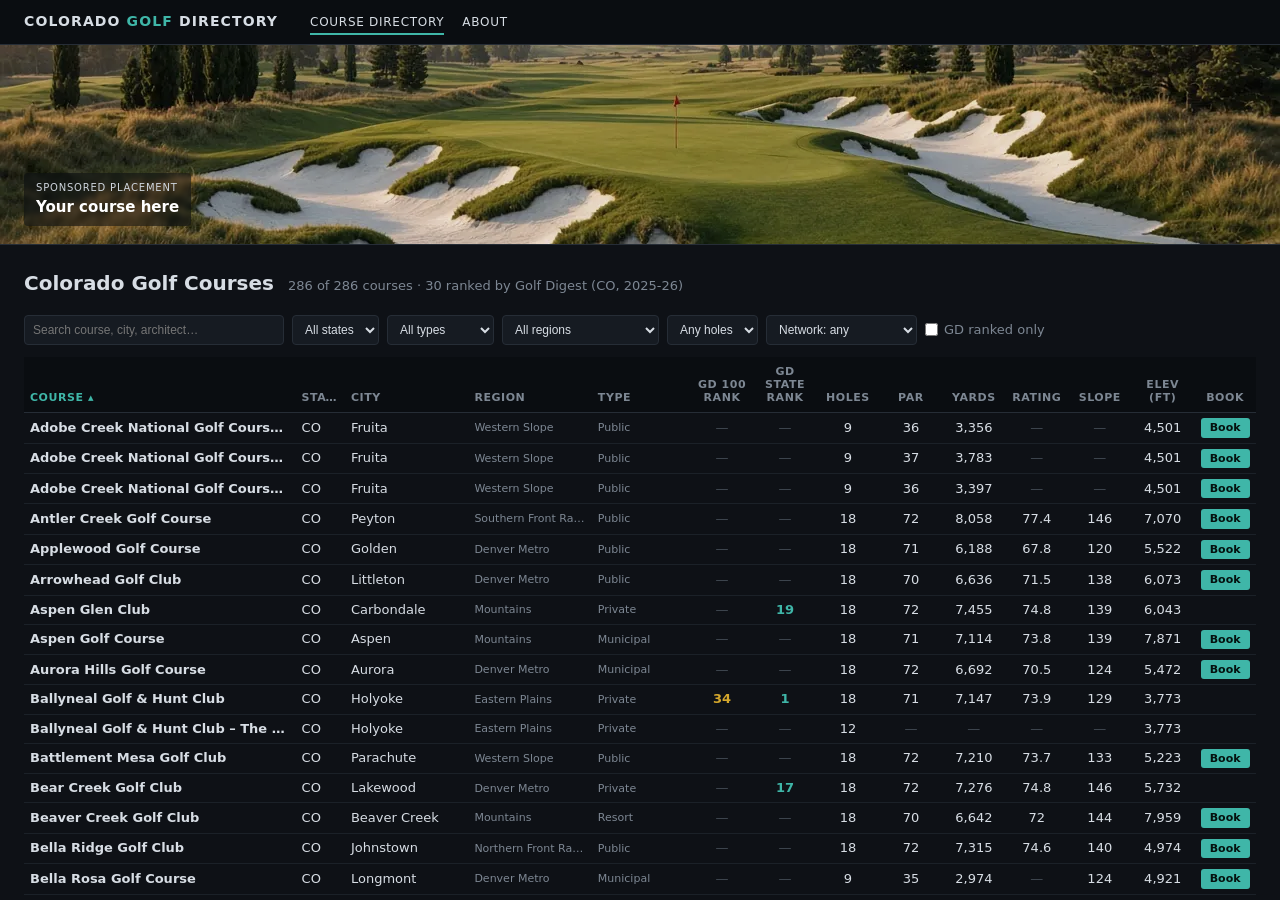
<file: index.html>
<!doctype html><html lang="en"><head><meta charset="utf-8"><meta name="viewport" content="width=device-width,initial-scale=1">
<title>Colorado Golf Directory — every Colorado golf course, rated &amp; ranked data</title>
<meta name="description" content="Directory of Colorado golf courses: public, municipal, resort and private. Course rating, slope, yardage, elevation and Golf Digest rankings.">
<meta name="robots" content="noindex, nofollow">
<link rel="icon" href="favicon.svg" type="image/svg+xml"><link rel="stylesheet" href="style.css?v=45"></head><body>
<header><div class="brand">COLORADO <span>GOLF</span> DIRECTORY</div><nav><a class="on" href="./">Course Directory</a><a href="about.html">About</a></nav></header>
<div id="banner" class="banner"></div>
<main>
<div class="titlebar"><h1>Colorado Golf Courses</h1><div class="sub" id="count"></div></div>
<div class="filters">
<input id="q" placeholder="Search course, city, architect…">
<select id="state"><option value="">All states</option></select>
<select id="type"><option value="">All types</option></select>
<select id="region"><option value="">All regions</option></select>
<select id="holes"><option value="">Any holes</option><option value="18">18</option><option value="9">9</option><option value="27">27+</option></select>
<select id="network" title="Private-club reciprocal networks"><option value="">Network: any</option><option value="*">Any network</option></select>
<label class="chk"><input type="checkbox" id="ranked"> GD ranked only</label>


</div>
<div class="tablewrap"><table id="t"><colgroup><col style="width:22%"><col style="width:4%"><col style="width:10%"><col style="width:10%"><col style="width:8%"><col class="eq"><col class="eq"><col class="eq"><col class="eq"><col class="eq"><col class="eq"><col class="eq"><col class="eq"><col class="bk"></colgroup><thead><tr>
<th data-k="name">Course</th><th data-k="state">State</th><th data-k="city">City</th><th data-k="region">Region</th><th data-k="type">Type</th>
<th data-k="gd100_rank" class="num" title="Golf Digest America's 100 Greatest Golf Courses">GD 100 Rank</th><th data-k="gd_state_rank" class="num" title="Golf Digest Best in State ranking (Colorado: 2025-26)">GD State Rank</th>
<th data-k="holes" class="num">Holes</th><th data-k="par" class="num">Par</th><th data-k="yardage" class="num">Yards</th>
<th data-k="rating" class="num">Rating</th><th data-k="slope" class="num">Slope</th>
<th data-k="elevation_ft" class="num">Elev (ft)</th><th class="num bkh">Book</th></tr></thead><tbody></tbody></table><p class="foot">Objective data only; blank = not verified. Photos: Wikimedia Commons contributors, credited under each image. Rankings: Golf Digest <a href="https://www.golfdigest.com/courses/guides/colorado-best-golf-courses-rankings" target="_blank">Best in State: Colorado (2025-26)</a> and <a href="https://www.golfdigest.com/story/americas-100-greatest-golf-courses-ranking" target="_blank">America's 100 Greatest (2025-26)</a>, cited with links. Course data: <a href="https://opengolfapi.org" target="_blank">OpenGolfAPI</a> (ODbL). <b>Disclosure:</b> "Book" links go to GolfNow (or TeeOff) and may earn us a commission at no extra cost to you; otherwise they go to the course's own tee-time page. The sponsor banner is paid placement. Rankings and tournament history are never influenced by payment. Tournament history: Wikipedia, USGA host records and tour records, cited per entry. <a href="affiliate-disclosure.html">Details</a>. Elevation: Open-Meteo. Some city names from © <a href="https://www.openstreetmap.org/copyright" target="_blank">OpenStreetMap contributors</a> (Nominatim, at build time).</p><div class="sitefoot"><a href="about.html">About</a><a href="privacy.html">Privacy Policy</a><a href="affiliate-disclosure.html">Affiliate Disclosure</a><span>Contact: <a data-email href="#"></a></span></div></div>
</main><script src="site-config.js?v=45"></script><script src="data/courses.js?v=45"></script><script src="app.js?v=45"></script></body></html>
</file>
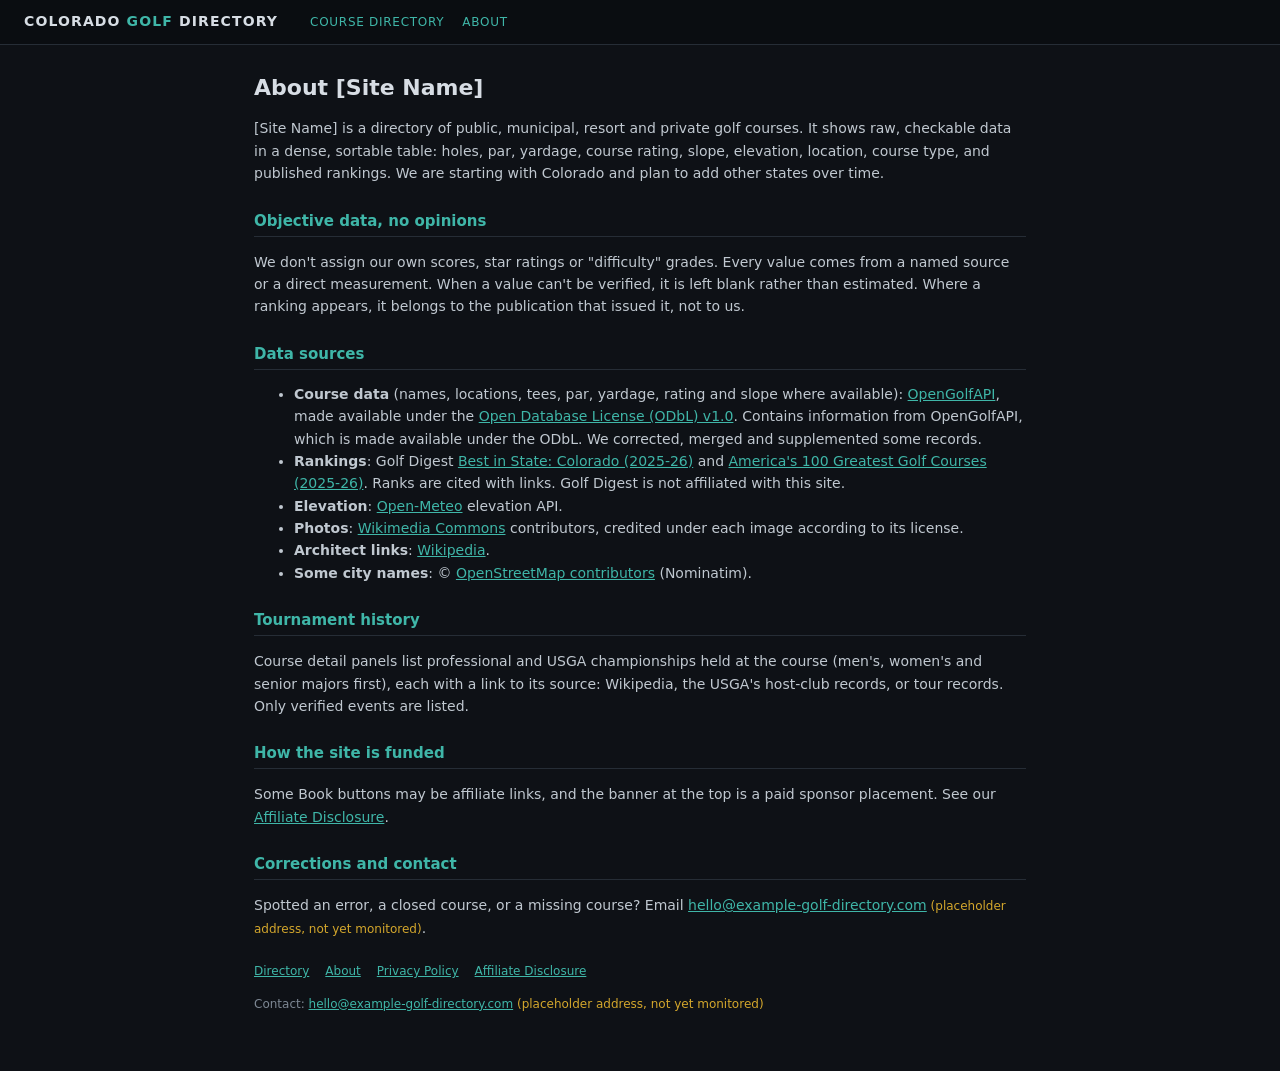
<file: about.html>
<!doctype html><html lang="en"><head><meta charset="utf-8"><meta name="viewport" content="width=device-width,initial-scale=1"><meta name="robots" content="noindex, nofollow"><link rel="icon" href="favicon.svg" type="image/svg+xml"><link rel="stylesheet" href="style.css?v=45"><script src="site-config.js?v=45"></script><title>About | [Site Name]</title></head><body class="doc"><header><div class="brand">COLORADO <span>GOLF</span> DIRECTORY</div><nav><a href="./">Course Directory</a><a href="about.html">About</a></nav></header><main>
<h1>About <span data-site-name>[Site Name]</span></h1>
<p><span data-site-name>[Site Name]</span> is a directory of public, municipal, resort and private golf courses. It shows raw, checkable data in a dense, sortable table: holes, par, yardage, course rating, slope, elevation, location, course type, and published rankings. We are starting with Colorado and plan to add other states over time.</p>
<h2>Objective data, no opinions</h2>
<p>We don't assign our own scores, star ratings or "difficulty" grades. Every value comes from a named source or a direct measurement. When a value can't be verified, it is left blank rather than estimated. Where a ranking appears, it belongs to the publication that issued it, not to us.</p>
<h2>Data sources</h2>
<ul>
<li><b>Course data</b> (names, locations, tees, par, yardage, rating and slope where available): <a href="https://opengolfapi.org" target="_blank" rel="noopener">OpenGolfAPI</a>, made available under the <a href="https://opendatacommons.org/licenses/odbl/1-0/" target="_blank" rel="noopener">Open Database License (ODbL) v1.0</a>. Contains information from OpenGolfAPI, which is made available under the ODbL. We corrected, merged and supplemented some records.</li>
<li><b>Rankings</b>: Golf Digest <a href="https://www.golfdigest.com/courses/guides/colorado-best-golf-courses-rankings" target="_blank" rel="noopener">Best in State: Colorado (2025-26)</a> and <a href="https://www.golfdigest.com/story/americas-100-greatest-golf-courses-ranking" target="_blank" rel="noopener">America's 100 Greatest Golf Courses (2025-26)</a>. Ranks are cited with links. Golf Digest is not affiliated with this site.</li>
<li><b>Elevation</b>: <a href="https://open-meteo.com" target="_blank" rel="noopener">Open-Meteo</a> elevation API.</li>
<li><b>Photos</b>: <a href="https://commons.wikimedia.org" target="_blank" rel="noopener">Wikimedia Commons</a> contributors, credited under each image according to its license.</li>
<li><b>Architect links</b>: <a href="https://www.wikipedia.org" target="_blank" rel="noopener">Wikipedia</a>.</li>
<li><b>Some city names</b>: © <a href="https://www.openstreetmap.org/copyright" target="_blank" rel="noopener">OpenStreetMap contributors</a> (Nominatim).</li>
</ul>
<h2>Tournament history</h2>
<p>Course detail panels list professional and USGA championships held at the course (men's, women's and senior majors first), each with a link to its source: Wikipedia, the USGA's host-club records, or tour records. Only verified events are listed.</p>
<h2>How the site is funded</h2>
<p>Some Book buttons may be affiliate links, and the banner at the top is a paid sponsor placement. See our <a href="affiliate-disclosure.html">Affiliate Disclosure</a>.</p>
<h2>Corrections and contact</h2>
<p>Spotted an error, a closed course, or a missing course? Email <a data-email href="#"></a>.</p>
<div class="sitefoot"><a href="./">Directory</a><a href="about.html">About</a><a href="privacy.html">Privacy Policy</a><a href="affiliate-disclosure.html">Affiliate Disclosure</a><span>Contact: <a data-email href="#"></a></span></div></main></body></html>
</file>
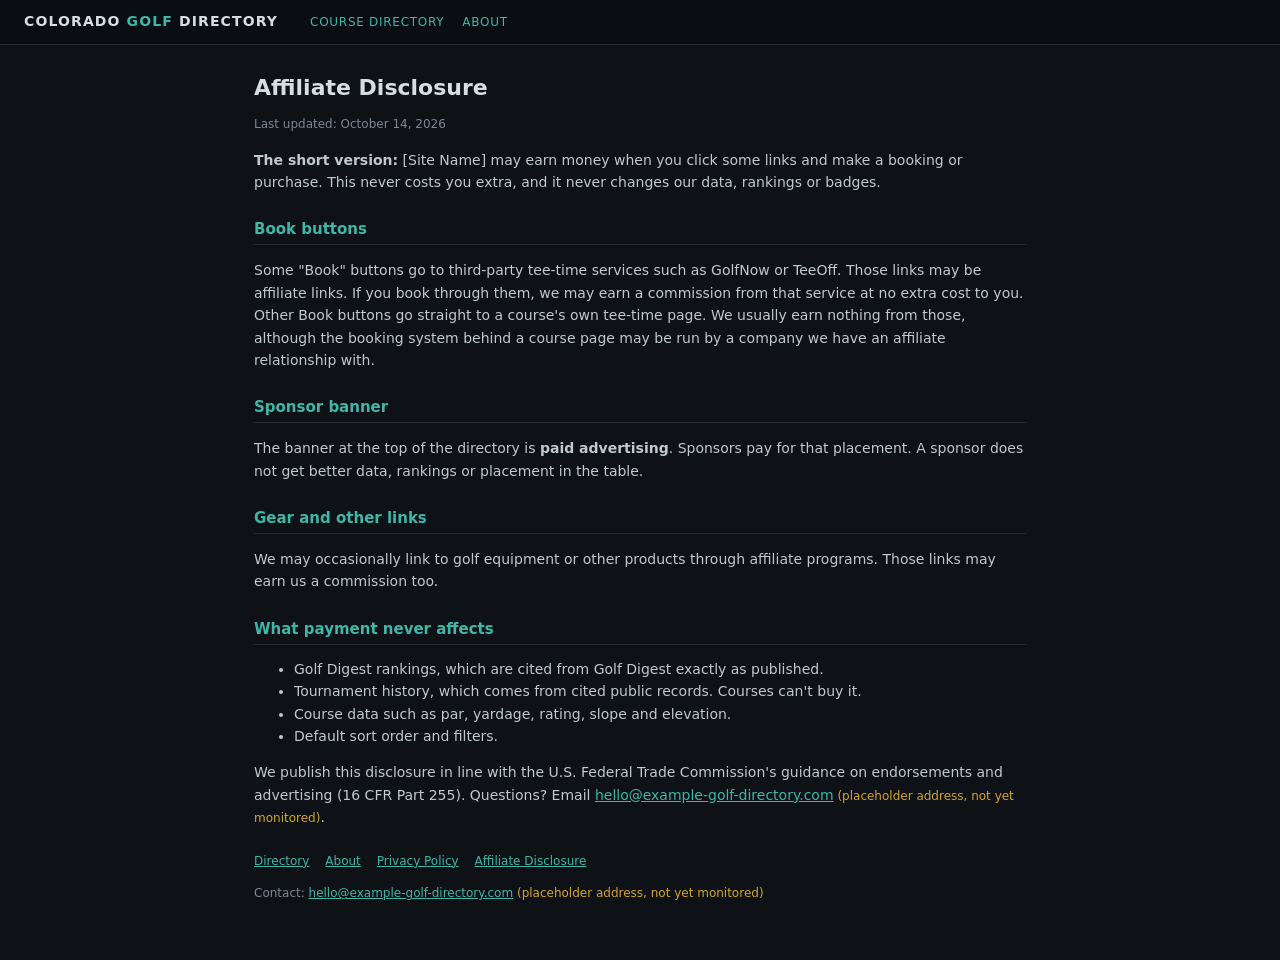
<file: affiliate-disclosure.html>
<!doctype html><html lang="en"><head><meta charset="utf-8"><meta name="viewport" content="width=device-width,initial-scale=1"><meta name="robots" content="noindex, nofollow"><link rel="icon" href="favicon.svg" type="image/svg+xml"><link rel="stylesheet" href="style.css?v=45"><script src="site-config.js?v=45"></script><title>Affiliate Disclosure | [Site Name]</title></head><body class="doc"><header><div class="brand">COLORADO <span>GOLF</span> DIRECTORY</div><nav><a href="./">Course Directory</a><a href="about.html">About</a></nav></header><main>
<h1>Affiliate Disclosure</h1><p class="upd">Last updated: <span data-updated></span></p>
<p><b>The short version:</b> <span data-site-name>[Site Name]</span> may earn money when you click some links and make a booking or purchase. This never costs you extra, and it never changes our data, rankings or badges.</p>
<h2>Book buttons</h2>
<p>Some "Book" buttons go to third-party tee-time services such as GolfNow or TeeOff. Those links may be affiliate links. If you book through them, we may earn a commission from that service at no extra cost to you. Other Book buttons go straight to a course's own tee-time page. We usually earn nothing from those, although the booking system behind a course page may be run by a company we have an affiliate relationship with.</p>
<h2>Sponsor banner</h2>
<p>The banner at the top of the directory is <b>paid advertising</b>. Sponsors pay for that placement. A sponsor does not get better data, rankings or placement in the table.</p>
<h2>Gear and other links</h2>
<p>We may occasionally link to golf equipment or other products through affiliate programs. Those links may earn us a commission too.</p>
<h2>What payment never affects</h2>
<ul>
<li>Golf Digest rankings, which are cited from Golf Digest exactly as published.</li>
<li>Tournament history, which comes from cited public records. Courses can't buy it.</li>
<li>Course data such as par, yardage, rating, slope and elevation.</li>
<li>Default sort order and filters.</li>
</ul>
<p>We publish this disclosure in line with the U.S. Federal Trade Commission's guidance on endorsements and advertising (16 CFR Part 255). Questions? Email <a data-email href="#"></a>.</p>
<div class="sitefoot"><a href="./">Directory</a><a href="about.html">About</a><a href="privacy.html">Privacy Policy</a><a href="affiliate-disclosure.html">Affiliate Disclosure</a><span>Contact: <a data-email href="#"></a></span></div></main></body></html>
</file>
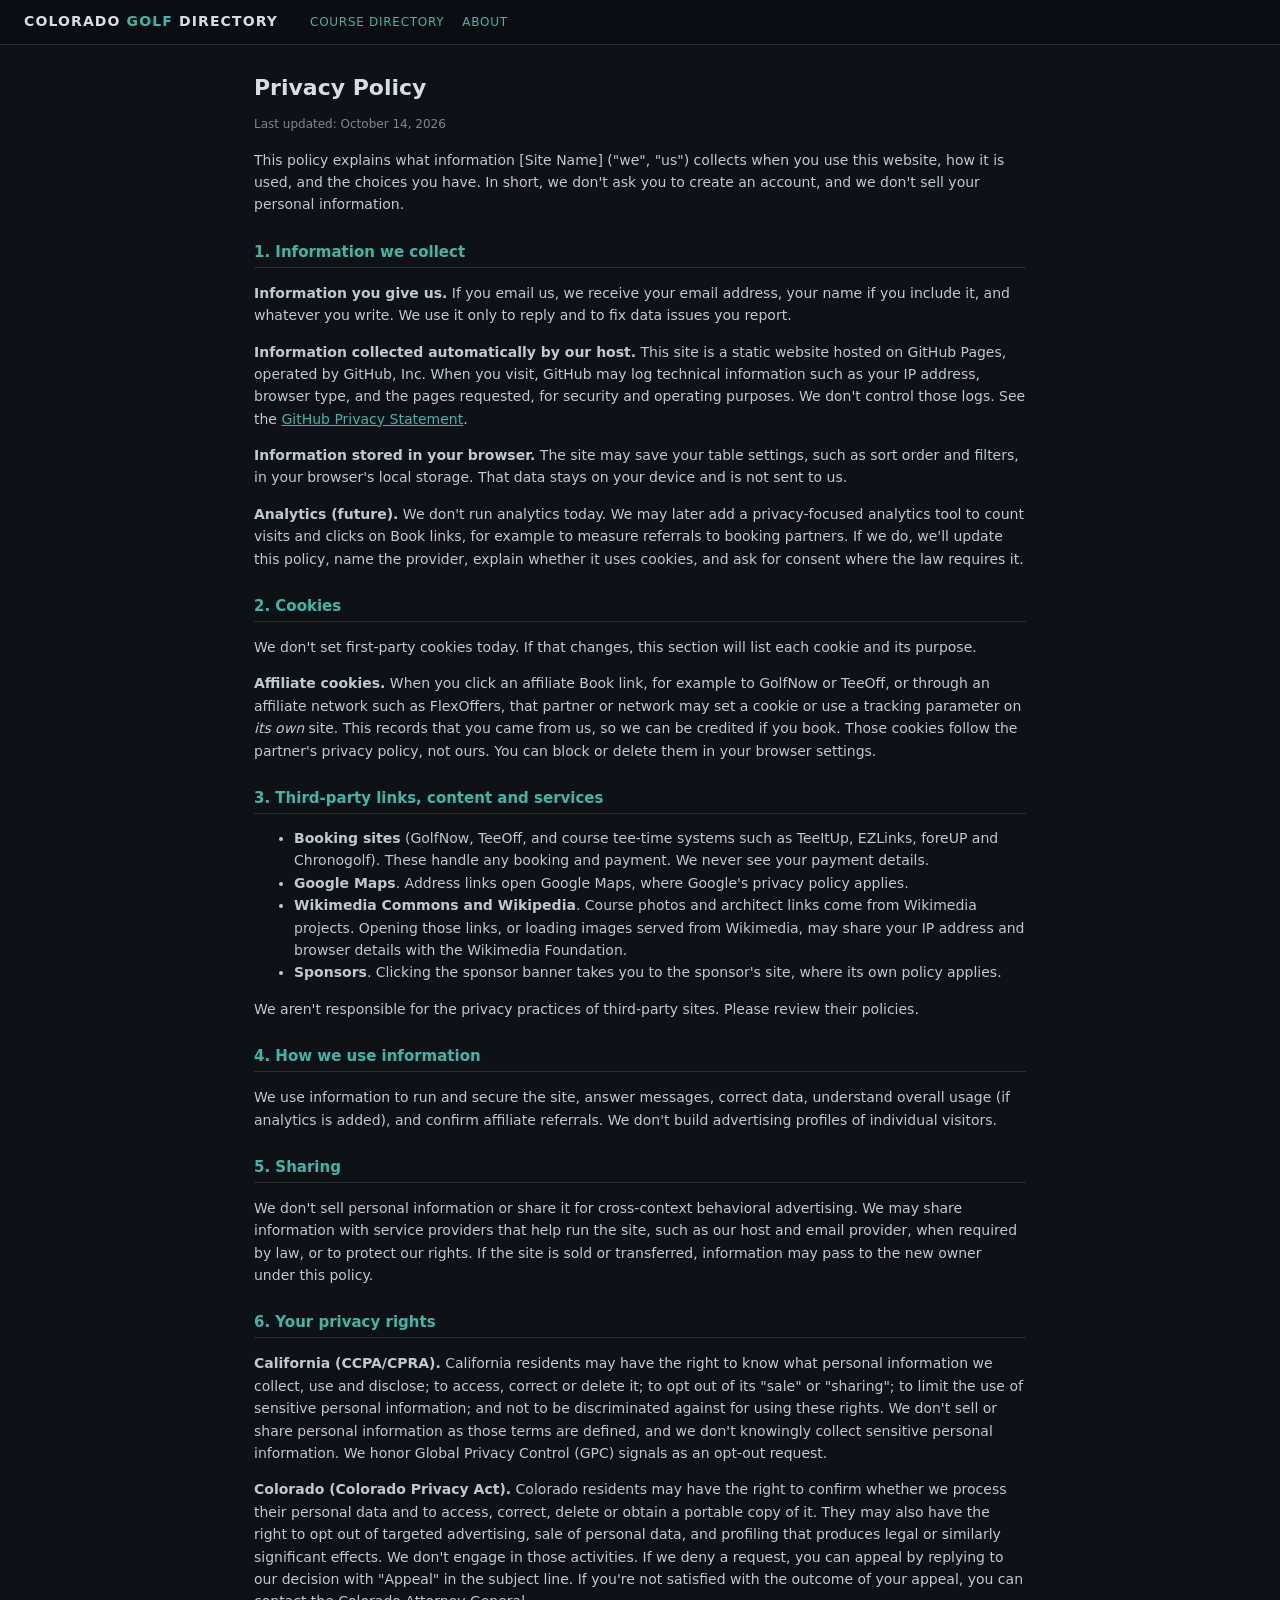
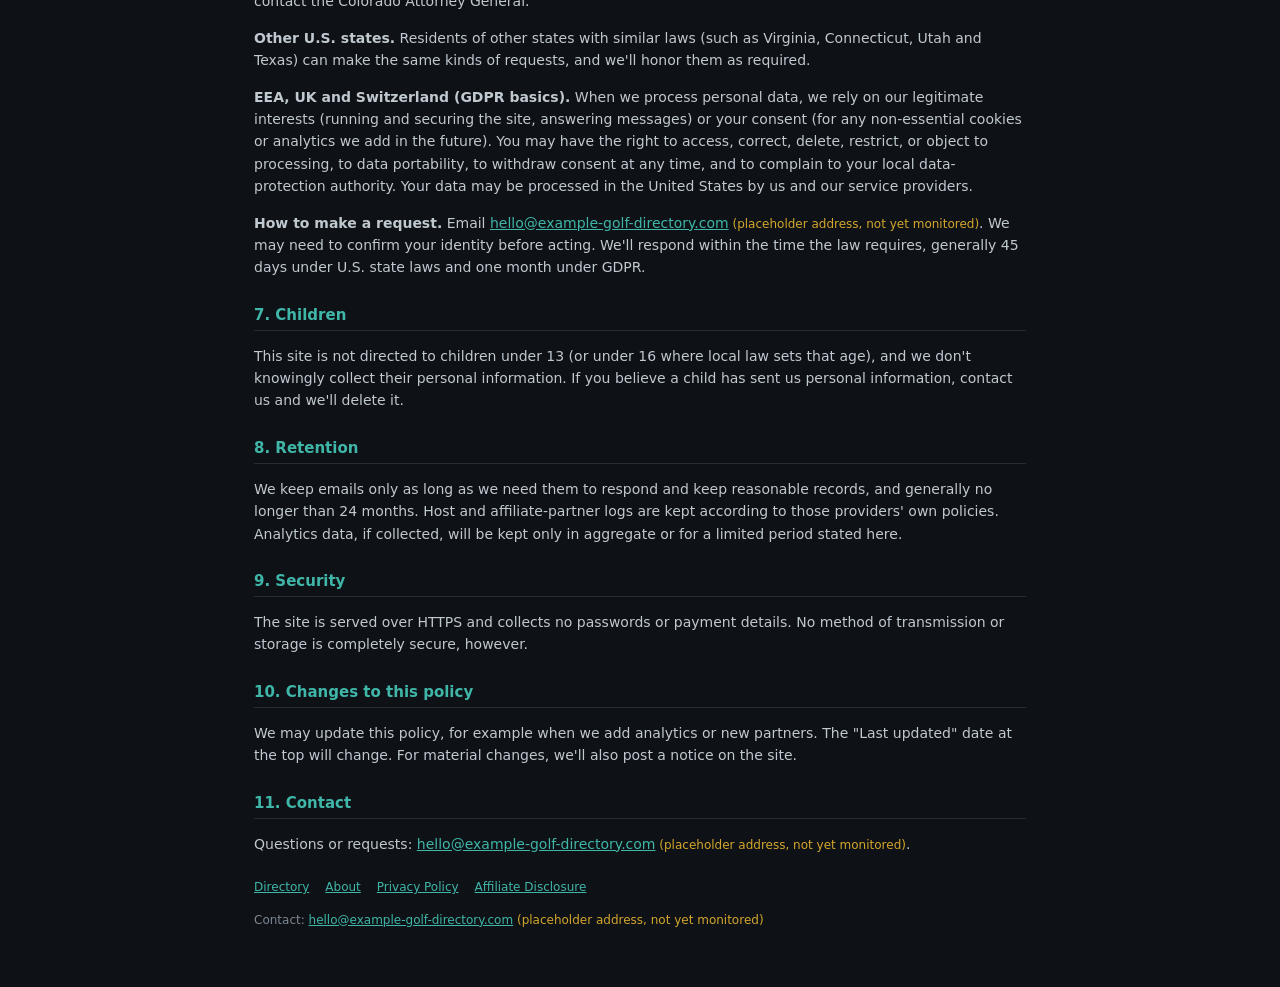
<file: privacy.html>
<!doctype html><html lang="en"><head><meta charset="utf-8"><meta name="viewport" content="width=device-width,initial-scale=1"><meta name="robots" content="noindex, nofollow"><link rel="icon" href="favicon.svg" type="image/svg+xml"><link rel="stylesheet" href="style.css?v=45"><script src="site-config.js?v=45"></script><title>Privacy Policy | [Site Name]</title></head><body class="doc"><header><div class="brand">COLORADO <span>GOLF</span> DIRECTORY</div><nav><a href="./">Course Directory</a><a href="about.html">About</a></nav></header><main>
<h1>Privacy Policy</h1><p class="upd">Last updated: <span data-updated></span></p>
<p>This policy explains what information <span data-site-name>[Site Name]</span> ("we", "us") collects when you use this website, how it is used, and the choices you have. In short, we don't ask you to create an account, and we don't sell your personal information.</p>
<h2>1. Information we collect</h2>
<p><b>Information you give us.</b> If you email us, we receive your email address, your name if you include it, and whatever you write. We use it only to reply and to fix data issues you report.</p>
<p><b>Information collected automatically by our host.</b> This site is a static website hosted on GitHub Pages, operated by GitHub, Inc. When you visit, GitHub may log technical information such as your IP address, browser type, and the pages requested, for security and operating purposes. We don't control those logs. See the <a href="https://docs.github.com/en/site-policy/privacy-policies/github-general-privacy-statement" target="_blank" rel="noopener">GitHub Privacy Statement</a>.</p>
<p><b>Information stored in your browser.</b> The site may save your table settings, such as sort order and filters, in your browser's local storage. That data stays on your device and is not sent to us.</p>
<p><b>Analytics (future).</b> We don't run analytics today. We may later add a privacy-focused analytics tool to count visits and clicks on Book links, for example to measure referrals to booking partners. If we do, we'll update this policy, name the provider, explain whether it uses cookies, and ask for consent where the law requires it.</p>
<h2>2. Cookies</h2>
<p>We don't set first-party cookies today. If that changes, this section will list each cookie and its purpose.</p>
<p><b>Affiliate cookies.</b> When you click an affiliate Book link, for example to GolfNow or TeeOff, or through an affiliate network such as FlexOffers, that partner or network may set a cookie or use a tracking parameter on <i>its own</i> site. This records that you came from us, so we can be credited if you book. Those cookies follow the partner's privacy policy, not ours. You can block or delete them in your browser settings.</p>
<h2>3. Third-party links, content and services</h2>
<ul>
<li><b>Booking sites</b> (GolfNow, TeeOff, and course tee-time systems such as TeeItUp, EZLinks, foreUP and Chronogolf). These handle any booking and payment. We never see your payment details.</li>
<li><b>Google Maps</b>. Address links open Google Maps, where Google's privacy policy applies.</li>
<li><b>Wikimedia Commons and Wikipedia</b>. Course photos and architect links come from Wikimedia projects. Opening those links, or loading images served from Wikimedia, may share your IP address and browser details with the Wikimedia Foundation.</li>
<li><b>Sponsors</b>. Clicking the sponsor banner takes you to the sponsor's site, where its own policy applies.</li>
</ul>
<p>We aren't responsible for the privacy practices of third-party sites. Please review their policies.</p>
<h2>4. How we use information</h2>
<p>We use information to run and secure the site, answer messages, correct data, understand overall usage (if analytics is added), and confirm affiliate referrals. We don't build advertising profiles of individual visitors.</p>
<h2>5. Sharing</h2>
<p>We don't sell personal information or share it for cross-context behavioral advertising. We may share information with service providers that help run the site, such as our host and email provider, when required by law, or to protect our rights. If the site is sold or transferred, information may pass to the new owner under this policy.</p>
<h2>6. Your privacy rights</h2>
<p><b>California (CCPA/CPRA).</b> California residents may have the right to know what personal information we collect, use and disclose; to access, correct or delete it; to opt out of its "sale" or "sharing"; to limit the use of sensitive personal information; and not to be discriminated against for using these rights. We don't sell or share personal information as those terms are defined, and we don't knowingly collect sensitive personal information. We honor Global Privacy Control (GPC) signals as an opt-out request.</p>
<p><b>Colorado (Colorado Privacy Act).</b> Colorado residents may have the right to confirm whether we process their personal data and to access, correct, delete or obtain a portable copy of it. They may also have the right to opt out of targeted advertising, sale of personal data, and profiling that produces legal or similarly significant effects. We don't engage in those activities. If we deny a request, you can appeal by replying to our decision with "Appeal" in the subject line. If you're not satisfied with the outcome of your appeal, you can contact the Colorado Attorney General.</p>
<p><b>Other U.S. states.</b> Residents of other states with similar laws (such as Virginia, Connecticut, Utah and Texas) can make the same kinds of requests, and we'll honor them as required.</p>
<p><b>EEA, UK and Switzerland (GDPR basics).</b> When we process personal data, we rely on our legitimate interests (running and securing the site, answering messages) or your consent (for any non-essential cookies or analytics we add in the future). You may have the right to access, correct, delete, restrict, or object to processing, to data portability, to withdraw consent at any time, and to complain to your local data-protection authority. Your data may be processed in the United States by us and our service providers.</p>
<p><b>How to make a request.</b> Email <a data-email href="#"></a>. We may need to confirm your identity before acting. We'll respond within the time the law requires, generally 45 days under U.S. state laws and one month under GDPR.</p>
<h2>7. Children</h2>
<p>This site is not directed to children under 13 (or under 16 where local law sets that age), and we don't knowingly collect their personal information. If you believe a child has sent us personal information, contact us and we'll delete it.</p>
<h2>8. Retention</h2>
<p>We keep emails only as long as we need them to respond and keep reasonable records, and generally no longer than 24 months. Host and affiliate-partner logs are kept according to those providers' own policies. Analytics data, if collected, will be kept only in aggregate or for a limited period stated here.</p>
<h2>9. Security</h2>
<p>The site is served over HTTPS and collects no passwords or payment details. No method of transmission or storage is completely secure, however.</p>
<h2>10. Changes to this policy</h2>
<p>We may update this policy, for example when we add analytics or new partners. The "Last updated" date at the top will change. For material changes, we'll also post a notice on the site.</p>
<h2>11. Contact</h2>
<p>Questions or requests: <a data-email href="#"></a>.</p>
<div class="sitefoot"><a href="./">Directory</a><a href="about.html">About</a><a href="privacy.html">Privacy Policy</a><a href="affiliate-disclosure.html">Affiliate Disclosure</a><span>Contact: <a data-email href="#"></a></span></div></main></body></html>
</file>
<file: style.css>
:root{--bg:#0e1116;--panel:#161b22;--line:#262d36;--txt:#d7dde4;--mut:#7d8793;--acc:#3fb6a8}
*{box-sizing:border-box}body{margin:0;background:var(--bg);color:var(--txt);font:13px/1.4 "Inter",system-ui,Segoe UI,Roboto,sans-serif}
header{display:flex;align-items:center;gap:32px;padding:12px 24px;border-bottom:1px solid var(--line);background:#0a0d11}
.brand{font-weight:800;letter-spacing:.08em;font-size:14px}.brand span{color:var(--acc)}
nav a{color:var(--mut);margin-right:18px;font-size:12px;text-transform:uppercase;letter-spacing:.06em;cursor:pointer}nav a.on{color:var(--txt);border-bottom:2px solid var(--acc);padding-bottom:4px}
main{max-width:1400px;margin:0 auto;padding:18px 24px}
.titlebar{display:flex;align-items:baseline;gap:14px}h1{font-size:20px;margin:6px 0}.sub{color:var(--mut)}
.filters{display:flex;flex-wrap:wrap;gap:8px;margin:12px 0}
.filters input,.filters select{background:var(--panel);color:var(--txt);border:1px solid var(--line);border-radius:4px;padding:6px 8px;font-size:12px}
#q{width:260px}.chk{color:var(--mut);display:flex;align-items:center;gap:4px}
table{width:100%;table-layout:fixed;border-collapse:collapse;font-variant-numeric:tabular-nums}
th{position:sticky;top:0;background:#0a0d11;color:var(--mut);font-weight:600;font-size:11px;text-transform:uppercase;letter-spacing:.05em;text-align:left;padding:8px 6px;border-bottom:1px solid var(--line);cursor:pointer;user-select:none;white-space:nowrap}
th.sorted{color:var(--acc)}th.sorted:after{content:" ▾"}th.sorted.asc:after{content:" ▴"}
td{padding:5px 6px;border-bottom:1px solid #1b2128;white-space:nowrap}
.num{text-align:right}tr.row{cursor:pointer}tr.row:hover td{background:#1a2029}tr.row.open td{background:#1c232c}
td.name{font-weight:600}td.name small{color:var(--mut);font-weight:400;margin-left:6px}

.na{color:#444c56}.tag{font-size:11px;color:var(--mut)}
.detail td{background:var(--panel);padding:14px 18px;white-space:normal}
.grid{display:grid;grid-template-columns:repeat(auto-fill,minmax(260px,1fr));gap:14px 28px}
.grid h4{margin:0 0 6px;font-size:11px;text-transform:uppercase;color:var(--acc);letter-spacing:.06em}
.kv{display:flex;justify-content:space-between;border-bottom:1px dotted #2a313a;padding:2px 0}.kv span:first-child{color:var(--mut)}
.tees{width:100%;font-size:12px}.tees td,.tees th{padding:2px 4px;border:0;position:static;background:none}
.detail a{color:var(--acc)}.summary{grid-column:1/-1;color:#c0c8d0}.foot{color:var(--mut);font-size:11px;margin-top:14px}

#methodology{margin-top:22px;padding:14px 18px;background:var(--panel);border:1px solid var(--line);border-radius:4px;color:#c0c8d0}#methodology h2{font-size:14px;margin:0 0 8px;color:var(--acc)}code{color:#e6c35c}

.gd100{display:inline-block;margin-left:6px;padding:1px 5px;border-radius:3px;background:#d4a72c;color:#1a1300;font-size:10px;font-weight:800;letter-spacing:.03em;vertical-align:1px}
.rk{font-weight:700;color:var(--acc)}.rk100{font-weight:700;color:#d4a72c}
#dform{display:flex;gap:6px;align-items:center}#dorigin{width:200px;background:#0e1116;color:var(--txt);border:1px solid var(--line);border-radius:4px;padding:7px 8px}
#dgo{background:var(--acc);color:#05110f;border:0;border-radius:4px;padding:7px 10px;font-weight:700;cursor:pointer}#dgo:disabled{opacity:.5}
.link{background:none;border:0;color:var(--acc);cursor:pointer;padding:8px 0;font-size:12px}
.dfrom{margin-left:auto}#dstatus{max-width:320px}
col.eq{width:5.1%}#t th.num,#t td.num{text-align:center}#t td.name{overflow:hidden;text-overflow:ellipsis}#t td,#t th{overflow:hidden;text-overflow:ellipsis}.foot a{color:var(--acc)}
#t th{white-space:normal;vertical-align:bottom;line-height:1.2}

.tablewrap{overflow-x:auto;-webkit-overflow-scrolling:touch}
#t{min-width:1100px}
@media (max-width:820px){header{gap:12px;padding:10px 14px;flex-wrap:wrap}main{padding:12px}
 .filters input,.filters select{flex:1 1 140px}#q{width:auto;flex:1 1 100%}.dfrom{margin-left:0;flex-wrap:wrap;width:100%}#dorigin{flex:1 1 160px}
 .grid{grid-template-columns:1fr}.titlebar{flex-wrap:wrap}}
col.bk{width:5%}.book{display:inline-block;padding:2px 9px;border-radius:3px;background:var(--acc);color:#05110f!important;font-weight:700;font-size:11px;text-decoration:none}.book:hover{filter:brightness(1.15)}.book.big{font-size:12px;padding:5px 12px}
.bk2{display:inline-flex;gap:3px}.bk2 .book{padding:2px 5px;font-size:10px}.bkrow{display:flex;gap:6px;flex-wrap:wrap;margin:2px 0 8px}
.kv span:last-child{text-align:right;margin-left:12px;overflow-wrap:anywhere;max-width:70%}.kv span:first-child{flex:none}

.banner{position:relative;height:200px;overflow:hidden;background:#0a0d11;border-bottom:1px solid var(--line)}
.banner img{width:100%;height:100%;object-fit:cover;object-position:center 70%;display:block;filter:saturate(.95) brightness(.92)}
.banner a{display:block;height:100%;color:inherit}
.bn-ov{position:absolute;left:24px;bottom:18px;display:flex;flex-direction:column;gap:2px;padding:8px 12px;background:rgba(10,13,17,.55);border-radius:4px;backdrop-filter:blur(2px)}
.bn-lbl{font-size:10px;text-transform:uppercase;letter-spacing:.08em;color:#cfd6de}.bn-txt{font-size:15px;font-weight:600;color:#fff}
.bn-cr{position:absolute;right:8px;bottom:5px;white-space:nowrap;font-size:10px;color:#dfe5ea;background:rgba(10,13,17,.5);padding:1px 6px;border-radius:3px}.bn-cr a{color:#dfe5ea;text-decoration:underline}
.tees th:nth-child(n+2),.tees td:nth-child(n+2){text-align:right}
.kv.stack{display:block}.kv.stack span{display:block}.kv.stack span:last-child{max-width:none;margin-left:0;text-align:right}
.kv span:first-child{flex:0 1 auto;white-space:normal}
.cphoto{margin:0}.cphoto img{width:100%;aspect-ratio:4/3;object-fit:cover;border-radius:4px;display:block;background:#1a2028}
.cphoto figcaption{font-size:10px;color:var(--mut);margin-top:4px}.cphoto figcaption a{color:var(--mut)}
@media (max-width:820px){.banner{height:120px}.bn-ov{left:12px;bottom:10px;padding:5px 8px}.bn-txt{font-size:13px}.bn-cr{font-size:9px}}
.kv .rk100{color:#d4a72c!important;font-weight:700}

.chk{white-space:nowrap;display:inline-flex;align-items:center;gap:6px}.chk input{margin:0;width:auto}
@media (max-width:820px){.bn-ov{left:8px;top:8px;bottom:auto;padding:3px 6px;gap:0}.bn-lbl{font-size:8px}.bn-txt{font-size:11px}.banner img{object-position:center 72%}}

/* Frozen top: header, banner, title and filters stay put; only the table area scrolls (desktop). */
html,body{height:100%}
body{display:flex;flex-direction:column;height:100vh;overflow:hidden}
header,.banner{flex:none}
main{flex:1 1 auto;min-height:0;display:flex;flex-direction:column;width:100%;box-sizing:border-box;padding-bottom:0}
.titlebar,.filters{flex:none}
.tablewrap{flex:1 1 auto;min-height:0;overflow:auto;overscroll-behavior:contain}
#t thead th{position:sticky;top:0;z-index:3;background:#0a0d11}
.tablewrap .foot{position:sticky;left:0;padding-bottom:16px}
/* Mobile / short screens: normal page scroll; table box gets its own scroll so headers stick and stay aligned horizontally. */
@media (max-width:820px),(max-height:620px){
 body{display:block;height:auto;overflow:visible}main{display:block}
 .tablewrap{max-height:calc(100vh - 56px);max-height:calc(100dvh - 56px)}
}

/* Detail panel: fixed 4-column layout; photo sits in a reserved bottom-right slot so nothing shifts. */
.detail .grid{grid-template-columns:repeat(4,minmax(0,1fr))}
.detail .grid>.phslot{grid-column:4;grid-row:2;align-self:end}
.cphoto{max-width:300px;margin-left:auto}
@media (max-width:820px){.detail .grid{grid-template-columns:1fr}.detail .grid>.phslot{grid-column:auto;grid-row:auto}.cphoto{max-width:none;margin:0}}
/* Tees: wider section, tee names on one line */
.detail .grid{grid-template-columns:minmax(0,1fr) minmax(0,1fr) minmax(0,1fr) minmax(0,1.3fr)}
#t .tees td,#t .tees th{overflow:visible;text-overflow:clip;white-space:nowrap}
#t .tees td:first-child{width:auto}
@media (max-width:820px){.detail .grid{grid-template-columns:1fr}}
#t .tees td:first-child,#t .tees th:first-child{padding-right:14px}
#t .tees td:nth-child(n+2),#t .tees th:nth-child(n+2){padding-left:12px}
#t .tees{table-layout:auto}
/* Modern slim scrollbars (dark) */
/* Firefox (Chrome 121+ would ignore ::-webkit-scrollbar if these were set, so scope them) */
@supports not selector(::-webkit-scrollbar){html,*{scrollbar-width:thin;scrollbar-color:#3a434e transparent}*:hover{scrollbar-color:#56616d transparent}}
::-webkit-scrollbar{width:8px;height:8px}
::-webkit-scrollbar-track{background:transparent}
::-webkit-scrollbar-corner{background:transparent}
::-webkit-scrollbar-thumb{background:#3a434e;border-radius:8px;border:2px solid transparent;background-clip:padding-box}
::-webkit-scrollbar-thumb:hover{background:#4d8f88;background-clip:padding-box;border:1px solid transparent}
::-webkit-scrollbar-thumb:active{background:var(--acc);background-clip:padding-box}

.pop{display:inline-block;margin-left:6px;padding:1px 5px;border-radius:3px;background:#f07167;color:#2a0806;font-size:10px;font-weight:800;letter-spacing:.03em;vertical-align:1px}
#t td.name .nm{display:inline-block;max-width:calc(100% - 62px);overflow:hidden;text-overflow:ellipsis;white-space:nowrap;vertical-align:bottom}
.closed{color:#f07167;font-weight:700}

/* Static info pages (about / privacy / disclosure) */
body.doc{display:block;height:auto;overflow:visible}
body.doc main{display:block;max-width:820px;padding:24px 24px 48px}
.doc h1{font-size:22px;margin:4px 0 4px}.doc h2{font-size:15px;color:var(--acc);margin:26px 0 8px;border-bottom:1px solid var(--line);padding-bottom:4px}
.doc p,.doc li{font-size:14px;line-height:1.6;color:#c0c8d0}.doc a{color:var(--acc)}.doc .upd{color:var(--mut);font-size:12px}
.doc table{border-collapse:collapse;font-size:13px;margin:8px 0}.doc td,.doc th{border:1px solid var(--line);padding:6px 10px;text-align:left;vertical-align:top}.doc th{background:var(--panel)}
.ph{color:#d4a72c;font-size:12px}
.sitefoot{display:flex;flex-wrap:wrap;gap:16px;color:var(--mut);font-size:12px;padding:10px 0}.sitefoot a{color:var(--acc)}
header nav a{text-decoration:none;color:inherit}

.tev{padding:5px 0;border-bottom:1px dashed rgba(255,255,255,.08)}.tname{font-size:13px}.tname b{font-weight:600}.tmaj{display:inline-block;margin-left:6px;padding:0 5px;border-radius:3px;background:#d4a72c;color:#1a1300;font-size:10px;font-weight:800;vertical-align:1px}.tmeta{display:flex;justify-content:space-between;gap:8px;font-size:12px;margin-top:1px}.tyrs{text-align:right}.tsch{opacity:.7;font-size:11px}.tnote{border-bottom:1px dotted currentColor;cursor:help}

/* Detail panel pinned to the visible table width; sections reflow by panel width. */
#t tr.detail td{padding:0;overflow:visible;text-overflow:clip}
.dpanel{position:sticky;left:0;box-sizing:border-box;width:var(--pw,100%);max-width:100%;padding:14px 18px;container-type:inline-size}
@container (max-width:900px){.detail .grid{grid-template-columns:repeat(2,minmax(0,1fr))}.detail .grid>.phslot{grid-column:auto;grid-row:auto}}
@container (max-width:560px){.detail .grid{grid-template-columns:1fr}.cphoto{max-width:none;margin:0}}
</file>
